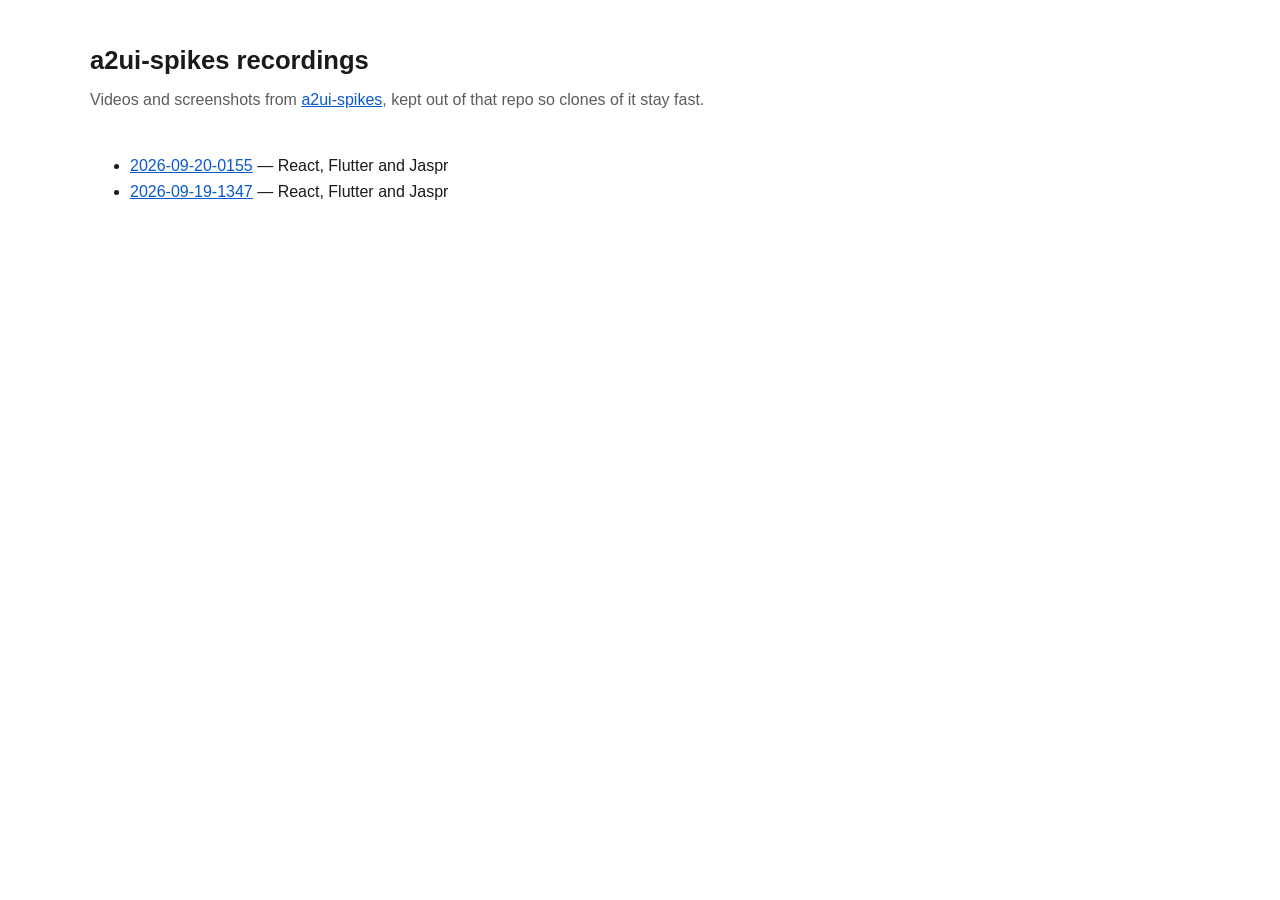
<file: index.html>
<!DOCTYPE html>
<html lang="en">
<head>
<meta charset="utf-8">
<meta name="viewport" content="width=device-width, initial-scale=1">
<title>a2ui-spikes recordings</title>
<link rel="stylesheet" href="style.css">
</head>
<body>
  <main>
    <h1>a2ui-spikes recordings</h1>
    <p class="lede">
      Videos and screenshots from <a href="https://github.com/polina-c/a2ui-spikes">a2ui-spikes</a>,
      kept out of that repo so clones of it stay fast.
    </p>
    <ul>
      <li><a href="ci/experiments/2026-09-20-0155/">2026-09-20-0155</a> &mdash; React, Flutter and Jaspr</li>
      <li><a href="ci/experiments/2026-09-19-1347/">2026-09-19-1347</a> &mdash; React, Flutter and Jaspr</li>
    </ul>
  </main>
</body>
</html>
</file>
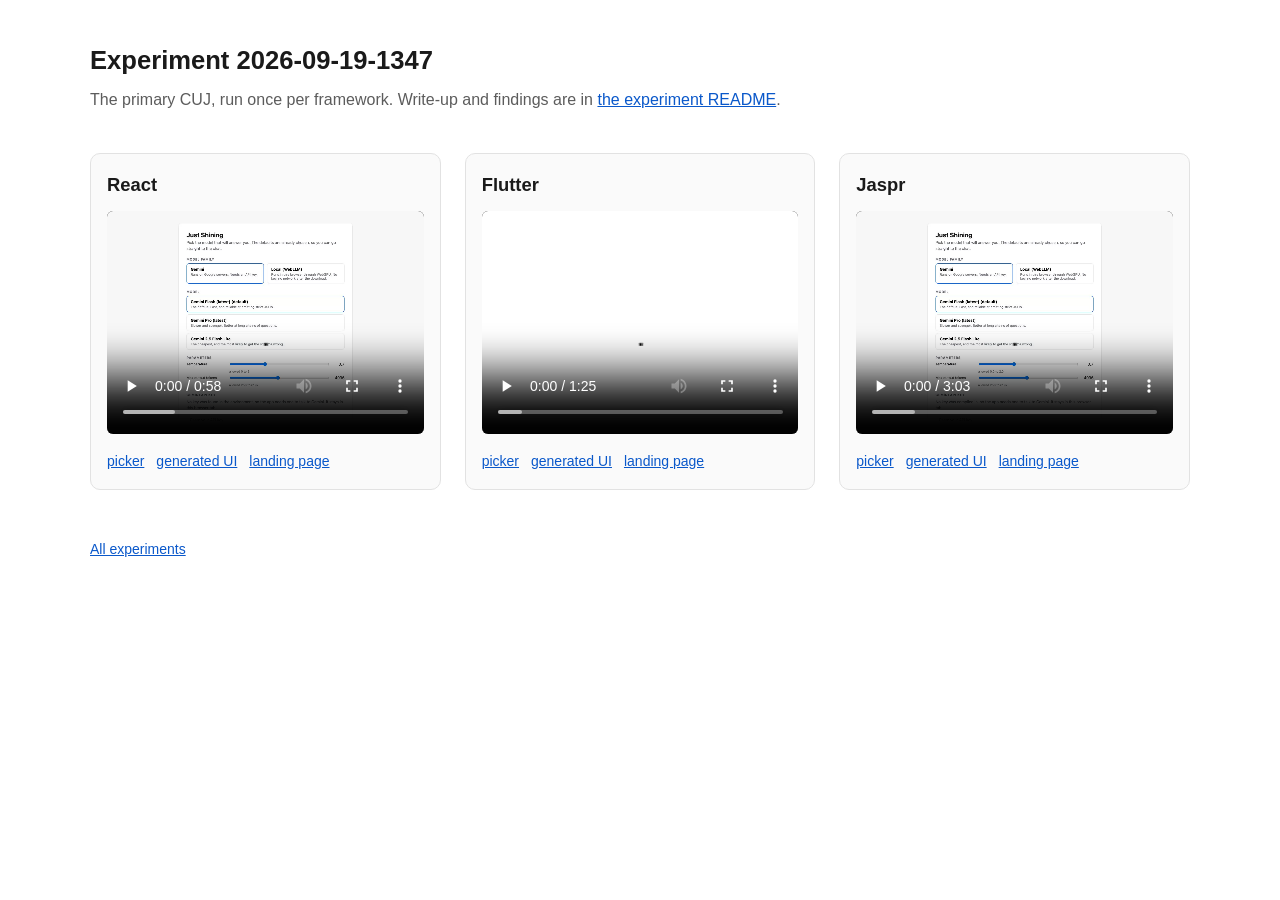
<file: ci/experiments/2026-09-19-1347/index.html>
<!DOCTYPE html>
<html lang="en">
<head>
<meta charset="utf-8">
<meta name="viewport" content="width=device-width, initial-scale=1">
<title>Experiment 2026-09-19-1347</title>
<link rel="stylesheet" href="../../../style.css">
</head>
<body>
  <main>
    <h1>Experiment 2026-09-19-1347</h1>
    <p class="lede">
      The primary CUJ, run once per framework. Write-up and findings are in
      <a href="https://github.com/polina-c/a2ui-spikes/blob/main/ci/experiments/2026-09-19-1347/README.md">the experiment README</a>.
    </p>
    <div class="arms">
      <section class="arm">
        <h2>React</h2>
        <video controls preload="metadata" src="videos/react.webm"></video>
        <ul class="stills">
          <li><a href="videos/react-picker.png">picker</a></li>
          <li><a href="videos/react-generated-ui.png">generated UI</a></li>
          <li><a href="videos/react-landing.png">landing page</a></li>
        </ul>
      </section>
      <section class="arm">
        <h2>Flutter</h2>
        <video controls preload="metadata" src="videos/flutter.webm"></video>
        <ul class="stills">
          <li><a href="videos/flutter-picker.png">picker</a></li>
          <li><a href="videos/flutter-generated-ui.png">generated UI</a></li>
          <li><a href="videos/flutter-landing.png">landing page</a></li>
        </ul>
      </section>
      <section class="arm">
        <h2>Jaspr</h2>
        <video controls preload="metadata" src="videos/jaspr.webm"></video>
        <ul class="stills">
          <li><a href="videos/jaspr-picker.png">picker</a></li>
          <li><a href="videos/jaspr-generated-ui.png">generated UI</a></li>
          <li><a href="videos/jaspr-landing.png">landing page</a></li>
        </ul>
      </section>
    </div>
    <footer><a href="../../../">All experiments</a></footer>
  </main>
</body>
</html>
</file>
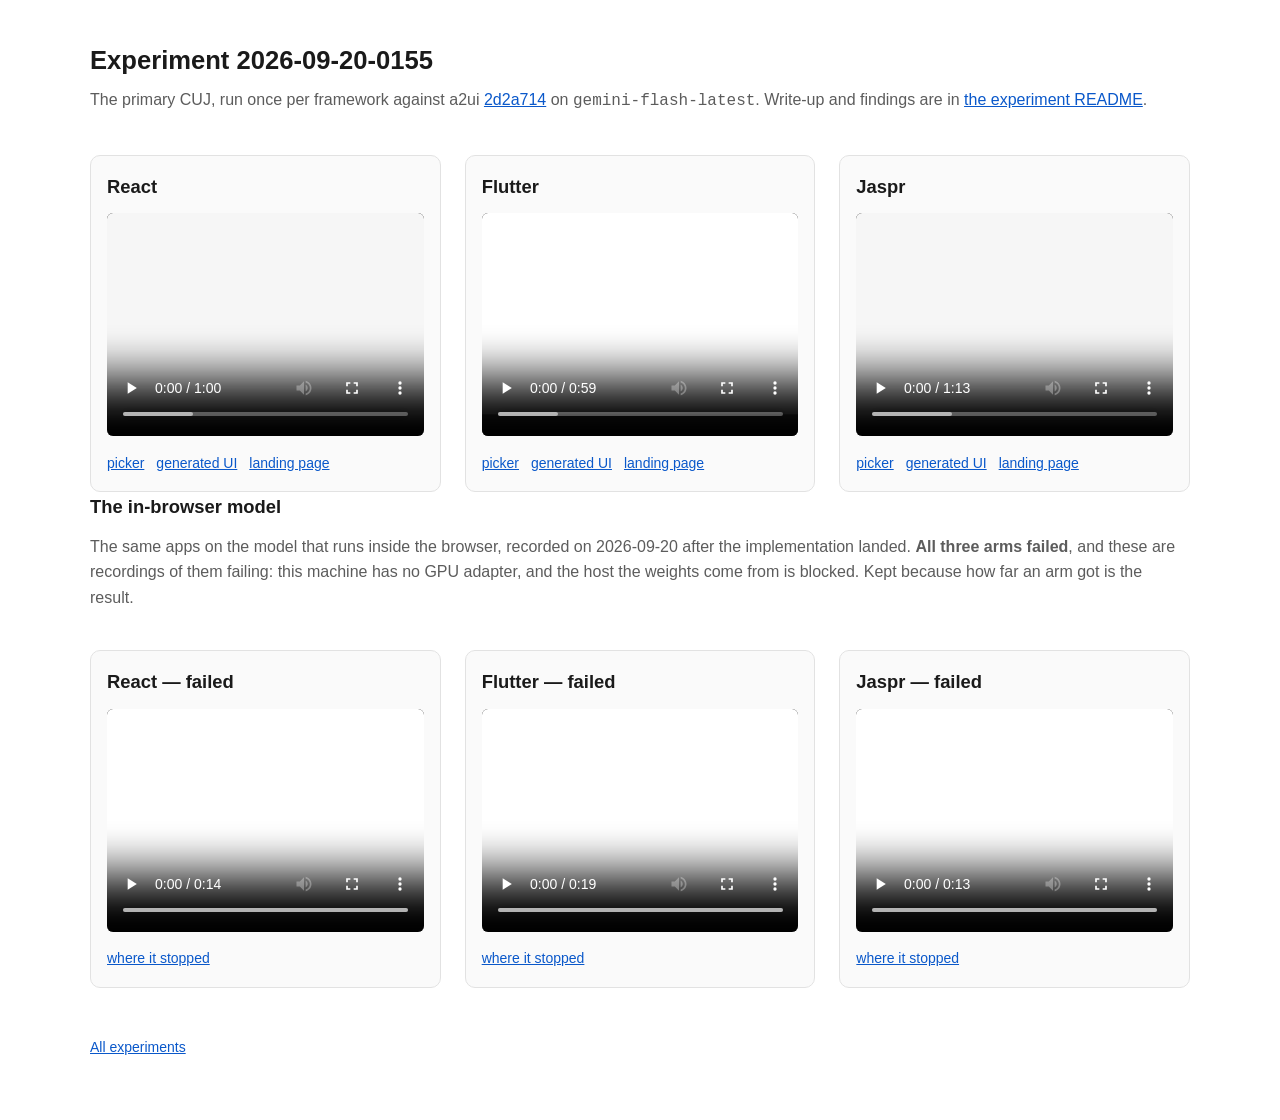
<file: ci/experiments/2026-09-20-0155/index.html>
<!DOCTYPE html>
<html lang="en">
<head>
<meta charset="utf-8">
<meta name="viewport" content="width=device-width, initial-scale=1">
<title>Experiment 2026-09-20-0155</title>
<link rel="stylesheet" href="../../../style.css">
</head>
<body>
  <main>
    <h1>Experiment 2026-09-20-0155</h1>
    <p class="lede">
      The primary CUJ, run once per framework against a2ui
      <a href="https://github.com/a2ui-project/a2ui/commit/2d2a714dafd22590e705c32a47cd5390ab96fdc5">2d2a714</a>
      on <code>gemini-flash-latest</code>. Write-up and findings are in
      <a href="https://github.com/polina-c/a2ui-spikes/blob/main/ci/experiments/2026-09-20-0155/README.md">the experiment README</a>.
    </p>
    <div class="arms">
      <section class="arm">
        <h2>React</h2>
        <video controls preload="metadata" src="videos/react.webm"></video>
        <ul class="stills">
          <li><a href="videos/react-picker.png">picker</a></li>
          <li><a href="videos/react-generated-ui.png">generated UI</a></li>
          <li><a href="videos/react-landing.png">landing page</a></li>
        </ul>
      </section>
      <section class="arm">
        <h2>Flutter</h2>
        <video controls preload="metadata" src="videos/flutter.webm"></video>
        <ul class="stills">
          <li><a href="videos/flutter-picker.png">picker</a></li>
          <li><a href="videos/flutter-generated-ui.png">generated UI</a></li>
          <li><a href="videos/flutter-landing.png">landing page</a></li>
        </ul>
      </section>
      <section class="arm">
        <h2>Jaspr</h2>
        <video controls preload="metadata" src="videos/jaspr.webm"></video>
        <ul class="stills">
          <li><a href="videos/jaspr-picker.png">picker</a></li>
          <li><a href="videos/jaspr-generated-ui.png">generated UI</a></li>
          <li><a href="videos/jaspr-landing.png">landing page</a></li>
        </ul>
      </section>
    </div>

    <h2>The in-browser model</h2>
    <p class="lede">
      The same apps on the model that runs inside the browser, recorded on
      2026-09-20 after the implementation landed. <strong>All three arms
      failed</strong>, and these are recordings of them failing: this machine
      has no GPU adapter, and the host the weights come from is blocked. Kept
      because how far an arm got is the result.
    </p>
    <div class="arms">
      <section class="arm">
        <h2>React &mdash; failed</h2>
        <video controls preload="metadata" src="videos/react-webllm.webm"></video>
        <ul class="stills">
          <li><a href="videos/react-webllm-failure.png">where it stopped</a></li>
        </ul>
      </section>
      <section class="arm">
        <h2>Flutter &mdash; failed</h2>
        <video controls preload="metadata" src="videos/flutter-webllm.webm"></video>
        <ul class="stills">
          <li><a href="videos/flutter-webllm-failure.png">where it stopped</a></li>
        </ul>
      </section>
      <section class="arm">
        <h2>Jaspr &mdash; failed</h2>
        <video controls preload="metadata" src="videos/jaspr-webllm.webm"></video>
        <ul class="stills">
          <li><a href="videos/jaspr-webllm-failure.png">where it stopped</a></li>
        </ul>
      </section>
    </div>
    <footer><a href="../../../">All experiments</a></footer>
  </main>
</body>
</html>
</file>
<file: style.css>
/* Shared by every gallery page. Kept in one file at the site root so a new
   experiment page is just markup. */
:root {
  color-scheme: light dark;
  --bg: #ffffff;
  --fg: #1a1a1a;
  --muted: #5c5c5c;
  --line: #e2e2e2;
  --card: #fafafa;
  --link: #0a58ca;
}
@media (prefers-color-scheme: dark) {
  :root {
    --bg: #131313;
    --fg: #e8e8e8;
    --muted: #9a9a9a;
    --line: #2c2c2c;
    --card: #1c1c1c;
    --link: #79b0ff;
  }
}
* { box-sizing: border-box; }
body {
  margin: 0;
  padding: 2.5rem 1rem 4rem;
  background: var(--bg);
  color: var(--fg);
  font: 16px/1.6 -apple-system, BlinkMacSystemFont, "Segoe UI", Helvetica, Arial, sans-serif;
}
main { max-width: 1100px; margin: 0 auto; }
h1 { font-size: 1.6rem; margin: 0 0 .4rem; }
h2 { font-size: 1.15rem; margin: 0 0 .75rem; }
a { color: var(--link); }
.lede { color: var(--muted); margin: 0 0 2.5rem; }
.arms {
  display: grid;
  gap: 1.5rem;
  grid-template-columns: repeat(auto-fit, minmax(300px, 1fr));
}
.arm {
  border: 1px solid var(--line);
  border-radius: 10px;
  background: var(--card);
  padding: 1rem;
}
.arm video {
  width: 100%;
  border-radius: 6px;
  background: #000;
  display: block;
}
.stills { margin: .85rem 0 0; padding: 0; list-style: none; display: flex; flex-wrap: wrap; gap: .75rem; }
.stills a { font-size: .875rem; }
footer { margin-top: 3rem; color: var(--muted); font-size: .875rem; }
</file>
